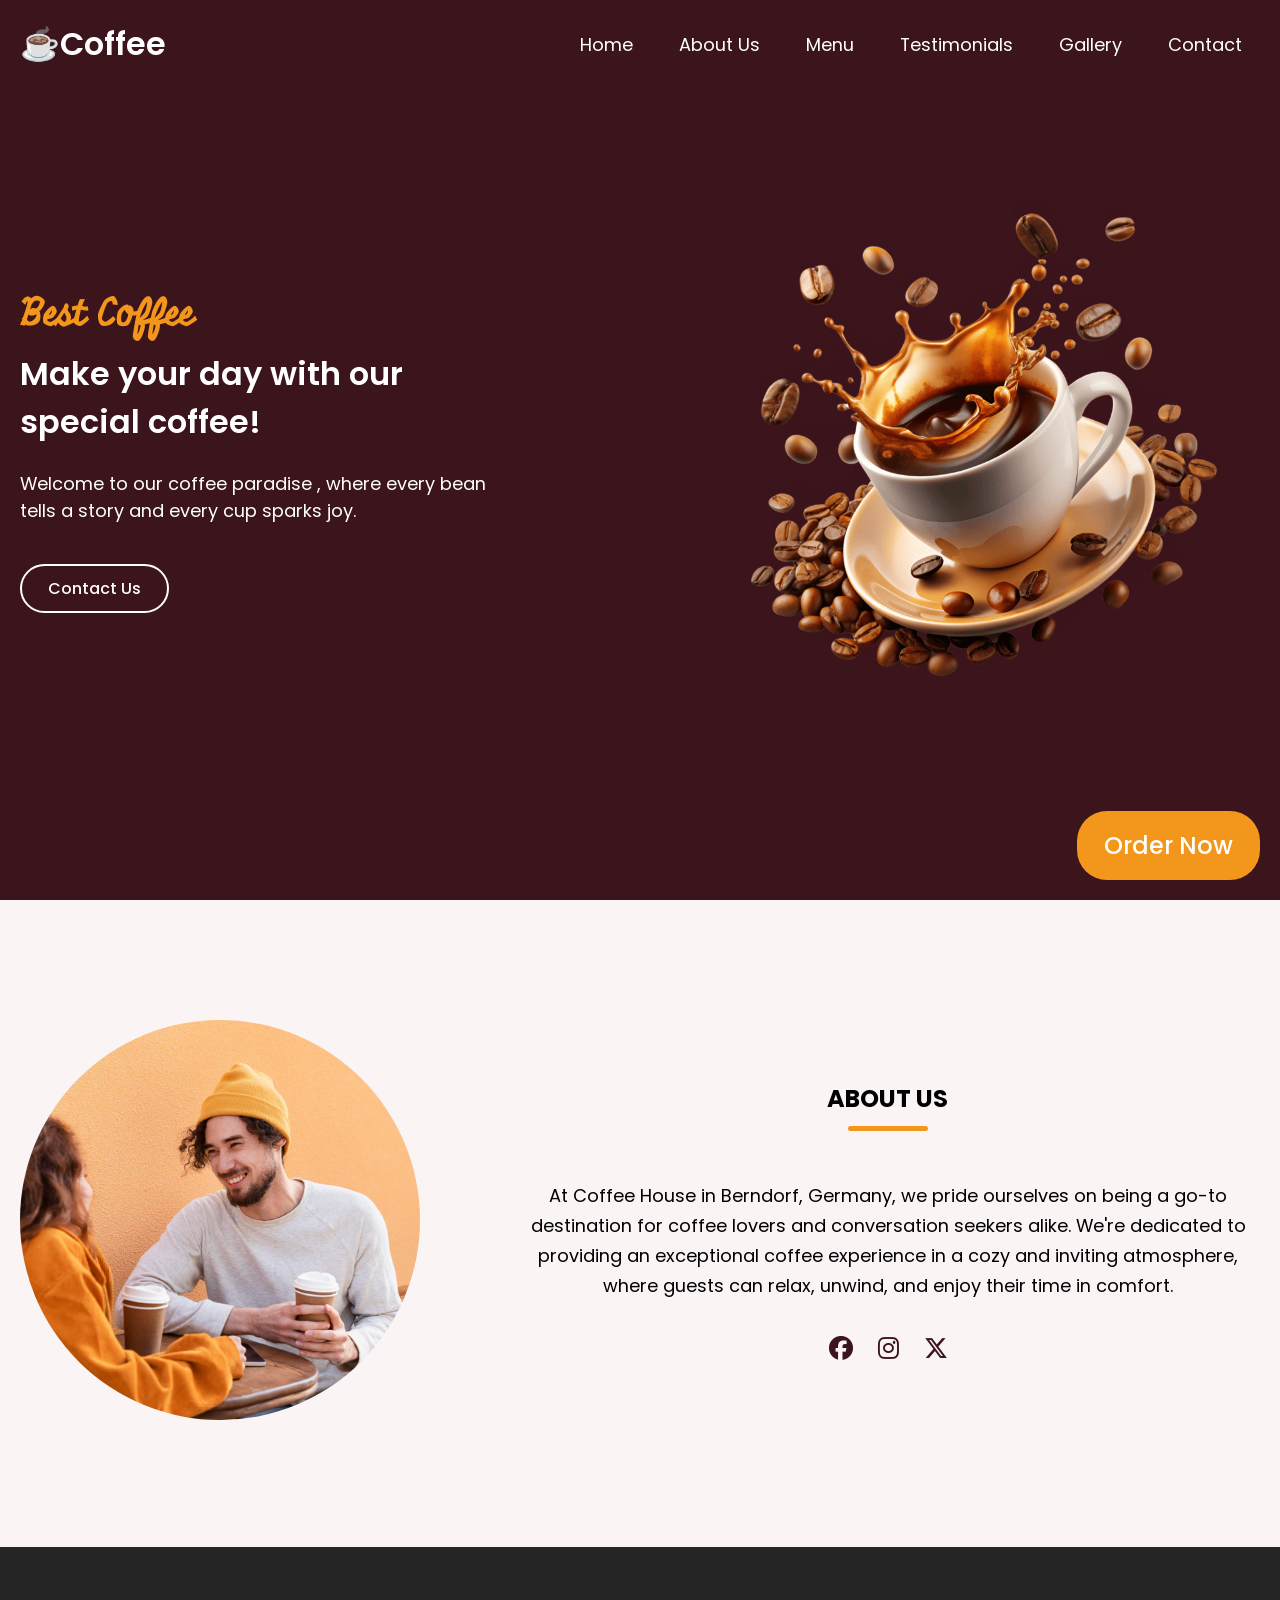
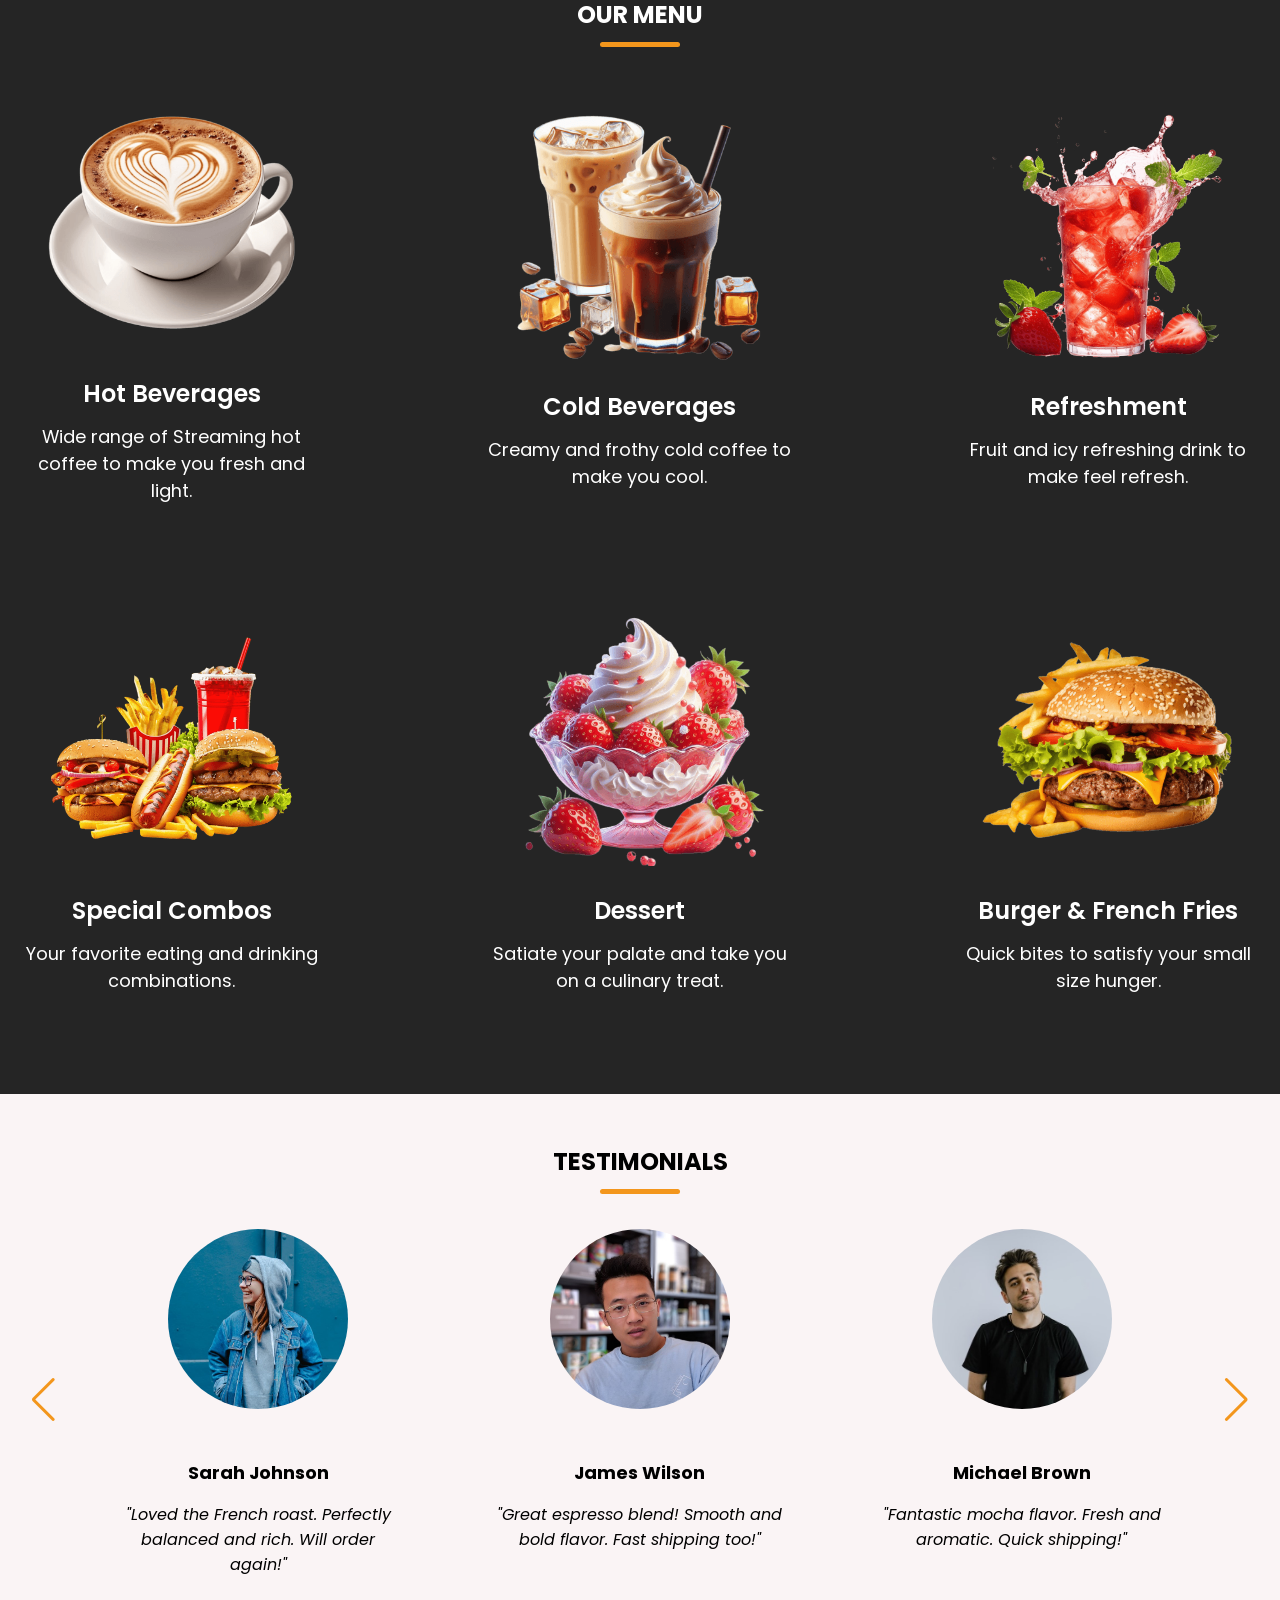
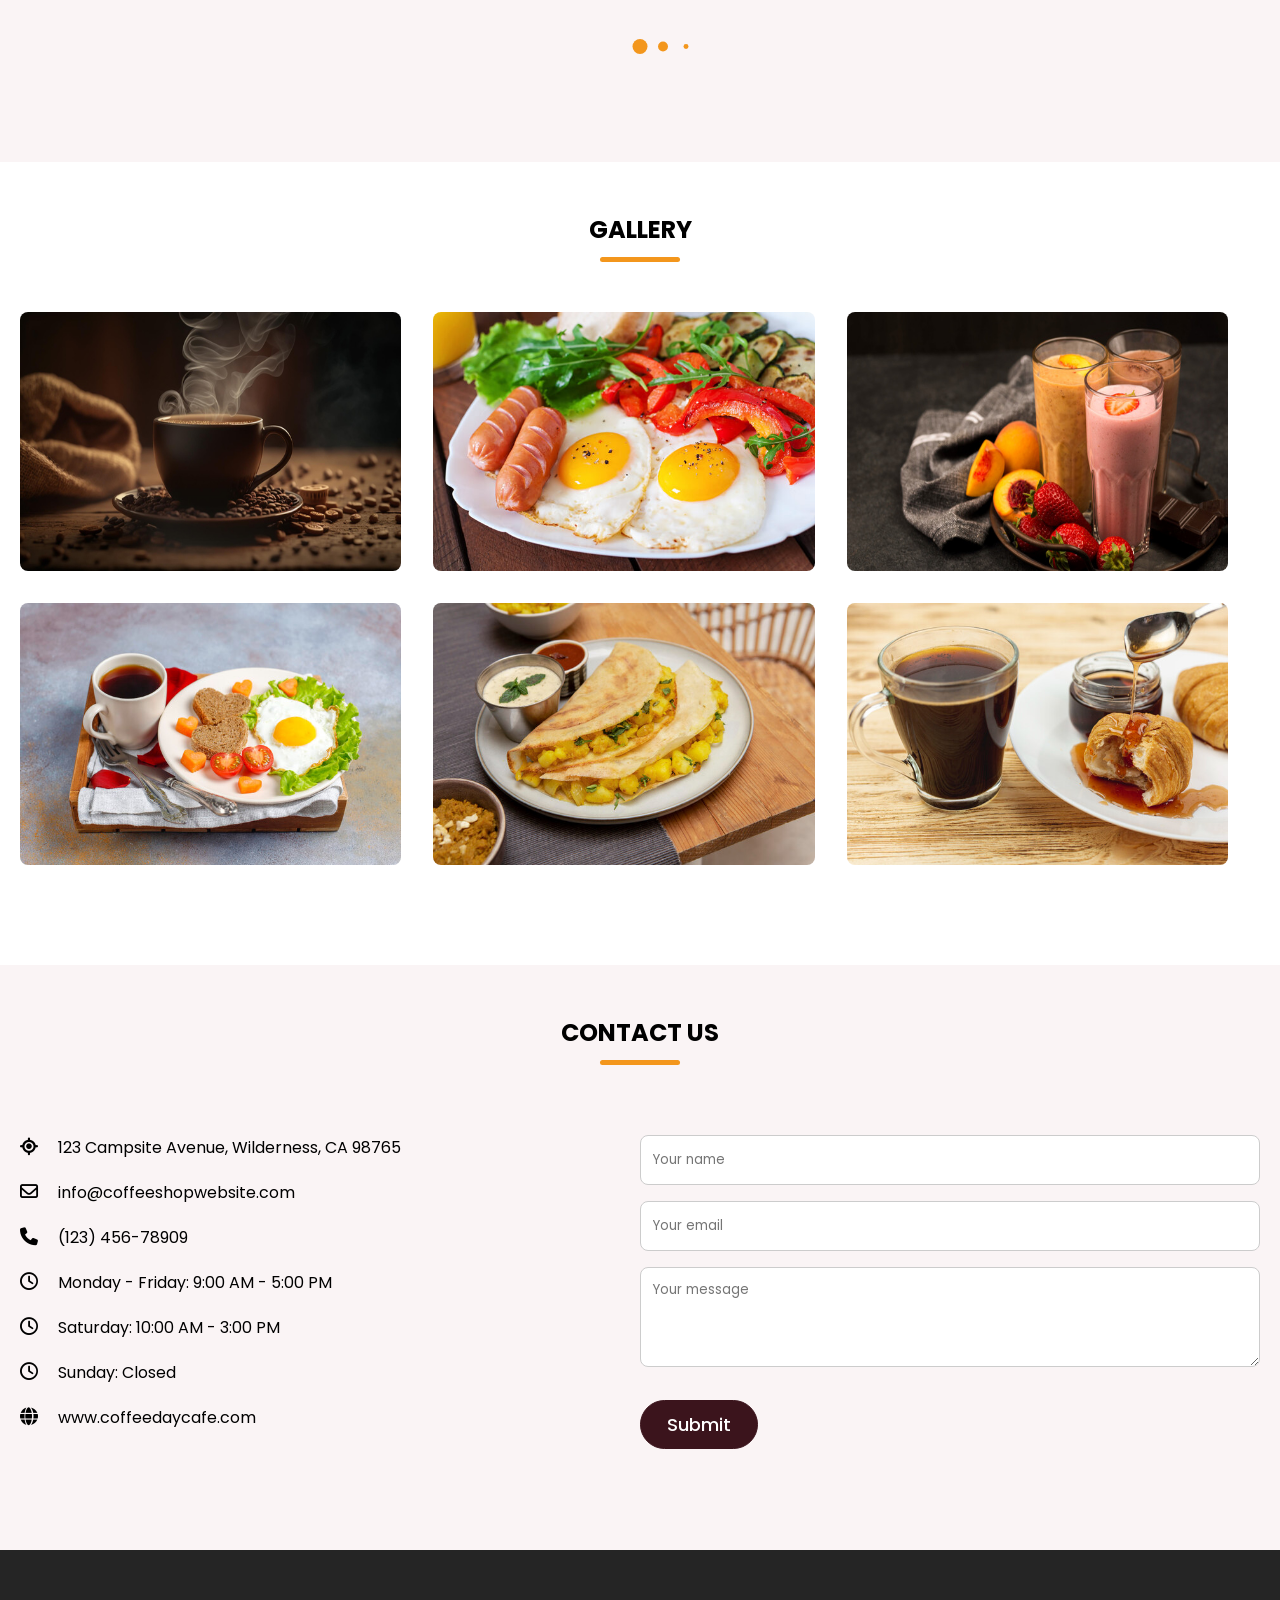
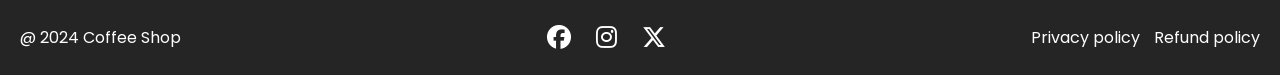
<file: dc101 landing page/index.html>
<!DOCTYPE html>
<html lang="en">
<head>
    <meta charset="UTF-8">
    <meta name="viewport" content="width=device-width, initial-scale=1.0">
    <title>Coffee Website</title>
    <link rel="stylesheet" href="https://cdnjs.cloudflare.com/ajax/libs/font-awesome/6.7.1/css/all.min.css">
    <link rel="stylesheet" href="https://cdn.jsdelivr.net/npm/swiper@11/swiper-bundle.min.css">
    <link rel="stylesheet" href="style.css">
</head>
    <!--https://htmlpreview.github.io/?https://github.com/CyrileAlcantara/DC_101-Web_Development_1/blob/a285da7aaa10a54291995bf79e3a09670a4d9c18/dc101%20landing%20page/index.html-->
<body>
    <header>
        <nav class="navbar section-content">
            <a href="#" class="nav-logo">
                <h2 class="logo-text">☕Coffee</h2>
            </a>
            <ul class="nav-menu">
                <button id="menu-close-button" class="fas fa-times"></button>

                <li class="nav-item">
                    <a href="#" class="nav-link">Home</a>
                </li>
                <li class="nav-item">
                    <a href="#about" class="nav-link">About Us</a>
                </li>
                <li class="nav-item">
                    <a href="#menu" class="nav-link">Menu</a>
                </li>
                <li class="nav-item">
                    <a href="#testimonials" class="nav-link">Testimonials</a>
                </li>
                <li class="nav-item">
                    <a href="#gallery" class="nav-link">Gallery</a>
                </li>
                <li class="nav-item">
                    <a href="#contact" class="nav-link">Contact</a>
                </li>
            </ul>

            <button id="menu-open-button" class="fas fa-bars"></button>
        </nav>
    </header>
    <main>
        <!--HERO-->
        <section class="hero-section">
            <div class="section-content">
                <div class="hero-details">
                    <h2 class="title">Best Coffee</h2>
                    <h3 class="subtitle">Make your day with our special coffee!</h3>
                    <p class="description">Welcome to our coffee paradise , where every bean tells a story and every cup sparks joy.</p>
                
                    <div class="buttons">
                        <a id="order-now-button" class="button order-now">Order Now</a>
                        <a href="#contact" class="button contact-us">Contact Us</a>
                    </div>     
                </div>
<!-- Order Form Modal -->
<div id="order-modal" class="order-modal">
    <div class="order-modal-content">
        <span id="close-modal" class="close-button">&times;</span>
        <h2>Place Your Order</h2>
        <form id="order-form">
            <label for="item-name">Item:</label>
            <input type="text" id="item-name" name="item-name" readonly>
            
            <label for="quantity">Quantity:</label>
            <input type="number" id="quantity" name="quantity" min="1" value="1">

            <label for="special-request">Special Requests:</label>
            <textarea id="special-request" name="special-request"></textarea>

            <button type="submit">Submit Order</button>
        </form>
    </div>
</div>

                
                <div class="hero-image-wrapper">
                    <img src="coffee-hero-section.png" alt="Hero" class="hero-image">
                </div>
            </div>
        </section>

        <!--ABOUT-->
        <section class="about-section" id="about">
            <div class="section-content">
                <div class="about-image-wrapper">
                    <img src="about-image.jpg" alt="About" class="about-image">
                </div>
                <div class="about-details">
                    <h2 class="section-title">About Us</h2>
                    <p class="text">At Coffee House in Berndorf, Germany, we pride ourselves on being a go-to destination for coffee lovers and conversation seekers alike. We're dedicated to providing an exceptional coffee experience in a cozy and inviting atmosphere, where guests can relax, unwind, and enjoy their time in comfort.</p>
                    <div class="social-link-list">
                        <a href="https://www.facebook.com/" class="social-link"><i class="fa-brands fa-facebook"></i></a>
                        <a href="https://www.instagram.com/" class="social-link"><i class="fa-brands fa-instagram"></i></a>
                        <a href="https://www.x.com/" class="social-link"><i class="fa-brands fa-x-twitter"></i></a>
                    </div>
                </div>
            </div>
        </section>

        <!--MENU-->
        <section class="menu-section" id="menu">
            <h2 class="section-title">Our Menu</h2>
            <div class="section-content">
                <ul class="menu-list">
                    <li class="menu-item">
                        <img src="hot-beverages.png" alt="Hot Beverages" class="menu-image">
                        <h3 class="name">Hot Beverages</h3>
                        <p class="text">Wide range of Streaming hot coffee to make you fresh and light.</p>
                    </li>
                    <li class="menu-item">
                        <img src="cold-beverages.png" alt="Cold Beverages" class="menu-image">
                        <h3 class="name">Cold Beverages</h3>
                        <p class="text">Creamy and frothy cold coffee to make you cool.</p>
                    </li>
                    <li class="menu-item">
                        <img src="refreshment.png" alt="Refreshment" class="menu-image">
                        <h3 class="name">Refreshment</h3>
                        <p class="text">Fruit and icy refreshing drink to make feel refresh.</p>
                    </li>
                    <li class="menu-item">
                        <img src="special-combo.png" alt="Special Combos" class="menu-image">
                        <h3 class="name">Special Combos</h3>
                        <p class="text">Your favorite eating and drinking combinations.</p>
                    </li>
                    <li class="menu-item">
                        <img src="desserts.png" alt="Dessert" class="menu-image">
                        <h3 class="name">Dessert</h3>
                        <p class="text">Satiate your palate and take you on a culinary treat.</p>
                    </li>
                    <li class="menu-item">
                        <img src="burger-frenchfries.png" alt="Burger & French Fries" class="menu-image">
                        <h3 class="name">Burger & French Fries</h3>
                        <p class="text">Quick bites to satisfy your small size hunger.</p>
                    </li>
                </ul>
            </div>
        </section>

        <!--TESTIMONIALS-->
        <section class="testimonials-section" id="testimonials">
            <h2 class="section-title">Testimonials</h2>
            <div class="section-content">
                <div class="slider-container swiper">
                    <div class="slider-wrapper">
                        <ul class="testimonials-list swiper-wrapper">
                            <li class="testimonial swiper-slide">
                                <img src="user-1.jpg" alt="User" class="user-image">
                                <h3 class="name">Sarah Johnson</h3>
                                <i class="feedback">"Loved the French roast. Perfectly balanced and rich. Will order again!"</i>
                            </li>
                            <li class="testimonial swiper-slide">
                                <img src="user-2.jpg" alt="User" class="user-image">
                                <h3 class="name">James Wilson</h3>
                                <i class="feedback">"Great espresso blend! Smooth and bold flavor. Fast shipping too!"</i>
                            </li>
                            <li class="testimonial swiper-slide">
                                <img src="user-3.jpg" alt="User" class="user-image">
                                <h3 class="name">Michael Brown</h3>
                                <i class="feedback">"Fantastic mocha flavor. Fresh and aromatic. Quick shipping!"</i>
                            </li>
                            <li class="testimonial swiper-slide">
                                <img src="user-4.jpg" alt="User" class="user-image">
                                <h3 class="name">Ana Harris</h3>
                                <i class="feedback">"Excellent quality! Fresh beans and quick delivery. Highly recommend."</i>
                            </li>
                            <li class="testimonial swiper-slide">
                                <img src="user-5.jpg" alt="User" class="user-image">
                                <h3 class="name">Jack Thompson</h3>
                                <i class="feedback">"Best decaf I've tried! Smooth and flavorful. Arrived promptly."</i>
                            </li>
                        </ul>

                        <div class="swiper-pagination"></div>
                        <div class="swiper-slide-button swiper-button-prev"></div>
                        <div class="swiper-slide-button swiper-button-next"></div>
                    </div>
                </div>
            </div>
        </section>

        <!--GALLERY-->
        <section class="gallery-section" id="gallery">
            <h2 class="section-title">Gallery</h2>
            <div class="section-content">
                <ul class="gallery-list">
                    <li class="gallery-item">
                        <img src="gallery-1.jpg" alt="Gallery" class="gallery-image">
                    </li>
                    <li class="gallery-item">
                        <img src="gallery-2.jpg" alt="Gallery" class="gallery-image">
                    </li>
                    <li class="gallery-item">
                        <img src="gallery-3.jpg" alt="Gallery" class="gallery-image">
                    </li>
                    <li class="gallery-item">
                        <img src="gallery-4.jpg" alt="Gallery" class="gallery-image">
                    </li>
                    <li class="gallery-item">
                        <img src="gallery-5.jpg" alt="Gallery" class="gallery-image">
                    </li>
                    <li class="gallery-item">
                        <img src="gallery-6.jpg" alt="Gallery" class="gallery-image">
                    </li>

                </ul>
            </div>
        </section>

        <!--CONTACT-->
        <section class="contact-section" id="contact">
            <h2 class="section-title">Contact Us</h2>
            <div class="section-content">
                <ul class="contact-info-list">
                    <li class="contact-info">
                        <i class="fa-solid fa-location-crosshairs"></i>
                        <p>123 Campsite Avenue, Wilderness, CA 98765</p>
                    </li>
                    <li class="contact-info">
                        <i class="fa-regular fa-envelope"></i>
                        <p>info@coffeeshopwebsite.com</p>
                    </li>
                    <li class="contact-info">
                        <i class="fa-solid fa-phone"></i>
                        <p>(123) 456-78909</p>
                    </li>
                    <li class="contact-info">
                        <i class="fa-regular fa-clock"></i>
                        <p>Monday - Friday: 9:00 AM - 5:00 PM</p>
                    </li>
                    <li class="contact-info">
                        <i class="fa-regular fa-clock"></i>
                        <p>Saturday: 10:00 AM - 3:00 PM</p>
                    </li>
                    <li class="contact-info">
                        <i class="fa-regular fa-clock"></i>
                        <p>Sunday: Closed</p>
                    </li>
                    <li class="contact-info">
                        <i class="fa-solid fa-globe"></i>
                        <p>www.coffeedaycafe.com</p>
                    </li>
                </ul>

                <form action="#" class="contact-form">
                    <input type="text" placeholder="Your name" class="form-input" required>
                    <input type="email" placeholder="Your email" class="form-input" required>
                    <textarea placeholder="Your message" class="form-input" required></textarea>
                    <button class="submit-button">Submit</button>
                </form>
            </div>
        </section>

        <!--FOOTER-->
        <footer class="footer-section">
            <div class="section-content">
                <p class="copyright-text">@ 2024 Coffee Shop</p>

                <div class="social-link-list">
                    <a href="https://www.facebook.com/" class="social-link"><i class="fa-brands fa-facebook"></i></a>
                    <a href="https://www.instagram.com/" class="social-link"><i class="fa-brands fa-instagram"></i></a>
                    <a href="https://www.x.com/" class="social-link"><i class="fa-brands fa-x-twitter"></i></a>   
                </div>

                <p class="policy-text">
                    <a href="#" class="policy-link">Privacy policy</a>
                    <span class="separator"></span>
                    <a href="#" class="policy-link">Refund policy</a>
                </p>
            </div>
        </footer>
    </main>
    <script src="https://cdn.jsdelivr.net/npm/swiper@11/swiper-bundle.min.js"></script>
    <script src="script.js"></script>
</body>
</html>
</file>
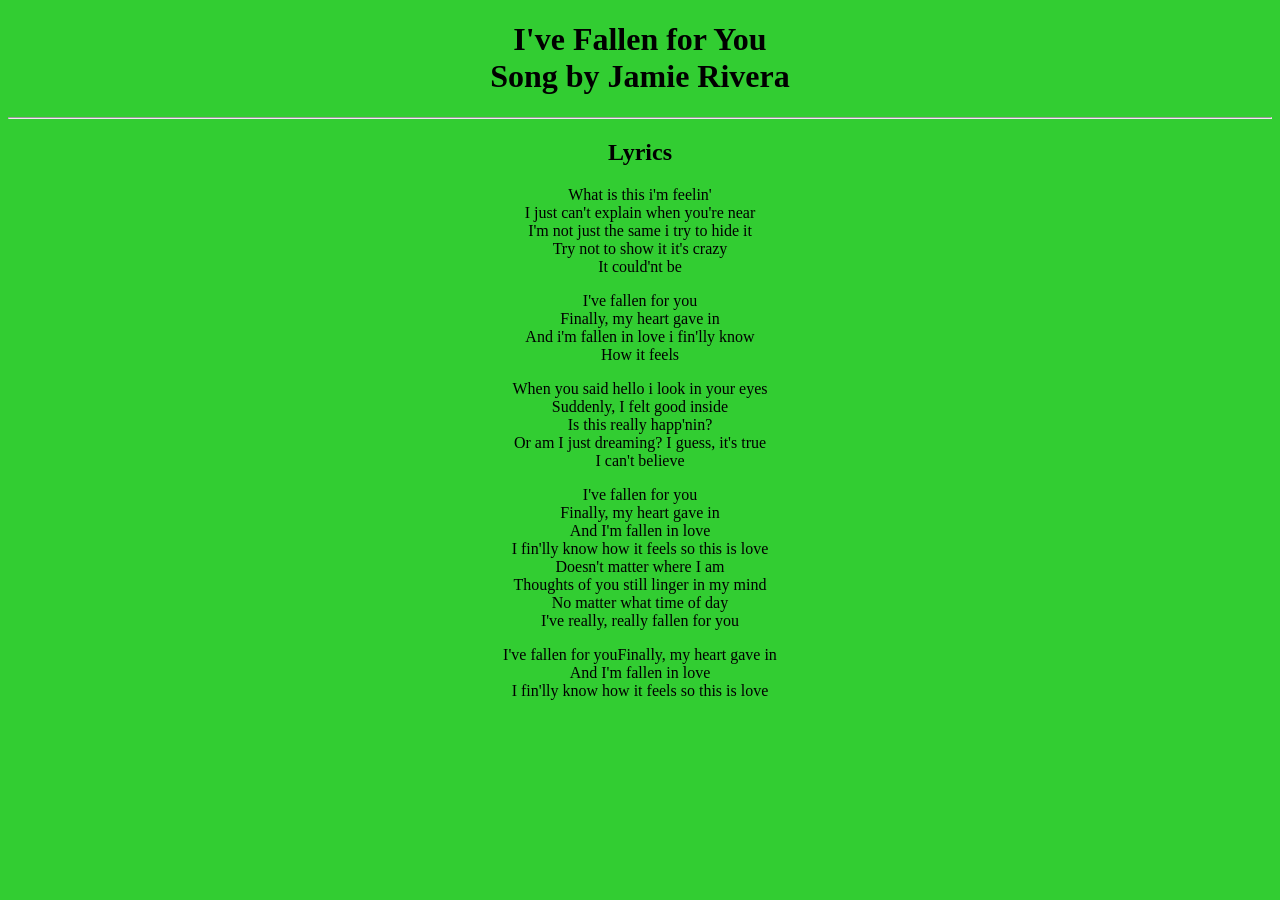
<file: Assignment_Lyrics DC101.html>
<!DOCTYPE html>
<html>
<head>
   <title>
    I've Fallen for You
   </title>
<!--https://htmlpreview.github.io/?https://github.com/CyrileAlcantara/DC_101-Web_Development_1/blob/303559e66fcd202501a29faf6454dcc2c57b607a/Assignment_Lyrics%20DC101.html-->
</head>
<body style="background-color: limegreen;">
  <h1 style="text-align: center; font-family: serif;">
        I've Fallen for You <br>
        Song by Jamie Rivera

</h1>
<hr>
<h2 style="text-align: center;">
    Lyrics 

</h2>

<p style="text-align: center;">
       What is this i'm feelin' <br>
       I just can't explain when you're near <br>
       I'm not just the same i try to hide it <br>
       Try not to show it it's crazy <br>
       It could'nt be 
</p>
       
<p style="text-align: center;">
       I've fallen for you <br>
       Finally, my heart gave in <br>
       And i'm fallen in love i fin'lly know <br>
       How it feels
</p>
       
<p style="text-align: center;">
       When you said hello i look in your eyes <br>
       Suddenly, I felt good inside <br>
       Is this really happ'nin? <br>
       Or am I just dreaming? I guess, it's true <br>
       I can't believe
</p>

<p style="text-align: center;">
       I've fallen for you <br>
       Finally, my heart gave in <br>
       And I'm fallen in love <br>
       I fin'lly know how it feels so this is love <br>
       Doesn't matter where I am <br>
       Thoughts of you still linger in my mind <br>
       No matter what time of day <br>
       I've really, really fallen for you
</p>
       
<p style="text-align: center;">
       I've fallen for youFinally, my heart gave in <br>
       And I'm fallen in love <br>
       I fin'lly know how it feels so this is love <br>
</p>



</body>   
</html>
</file>
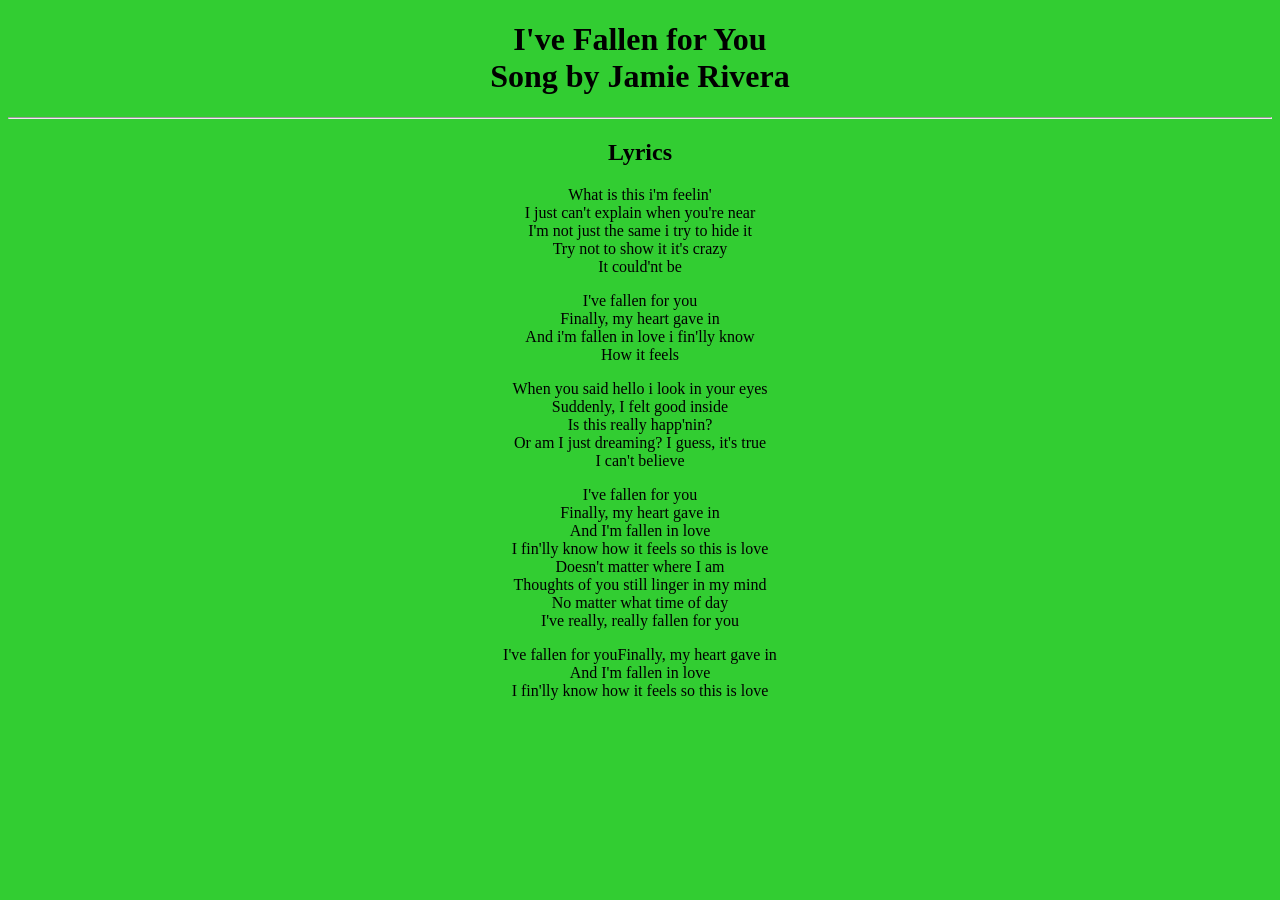
<file: Assignment_lyrics DC101.html>
<!DOCTYPE html>
<html>
<head>
   <title>
    I've Fallen for You
   </title>
   <!--https://htmlpreview.github.io/?https://github.com/CyrileAlcantara/DC_101-Web_Development_1/blob/ed08af0d619dce48d30a977d3508346d0a4da21b/Assignment_lyrics%20DC101.html-->
</head>
<body style="background-color: limegreen;">
  <h1 style="text-align: center; font-family: serif;">
        I've Fallen for You <br>
        Song by Jamie Rivera

</h1>
<hr>
<h2 style="text-align: center;">
    Lyrics 

</h2>

<p style="text-align: center;">
       What is this i'm feelin' <br>
       I just can't explain when you're near <br>
       I'm not just the same i try to hide it <br>
       Try not to show it it's crazy <br>
       It could'nt be 
</p>
       
<p style="text-align: center;">
       I've fallen for you <br>
       Finally, my heart gave in <br>
       And i'm fallen in love i fin'lly know <br>
       How it feels
</p>
       
<p style="text-align: center;">
       When you said hello i look in your eyes <br>
       Suddenly, I felt good inside <br>
       Is this really happ'nin? <br>
       Or am I just dreaming? I guess, it's true <br>
       I can't believe
</p>

<p style="text-align: center;">
       I've fallen for you <br>
       Finally, my heart gave in <br>
       And I'm fallen in love <br>
       I fin'lly know how it feels so this is love <br>
       Doesn't matter where I am <br>
       Thoughts of you still linger in my mind <br>
       No matter what time of day <br>
       I've really, really fallen for you
</p>
       
<p style="text-align: center;">
       I've fallen for youFinally, my heart gave in <br>
       And I'm fallen in love <br>
       I fin'lly know how it feels so this is love <br>
</p>



</body>   
</html>
</file>
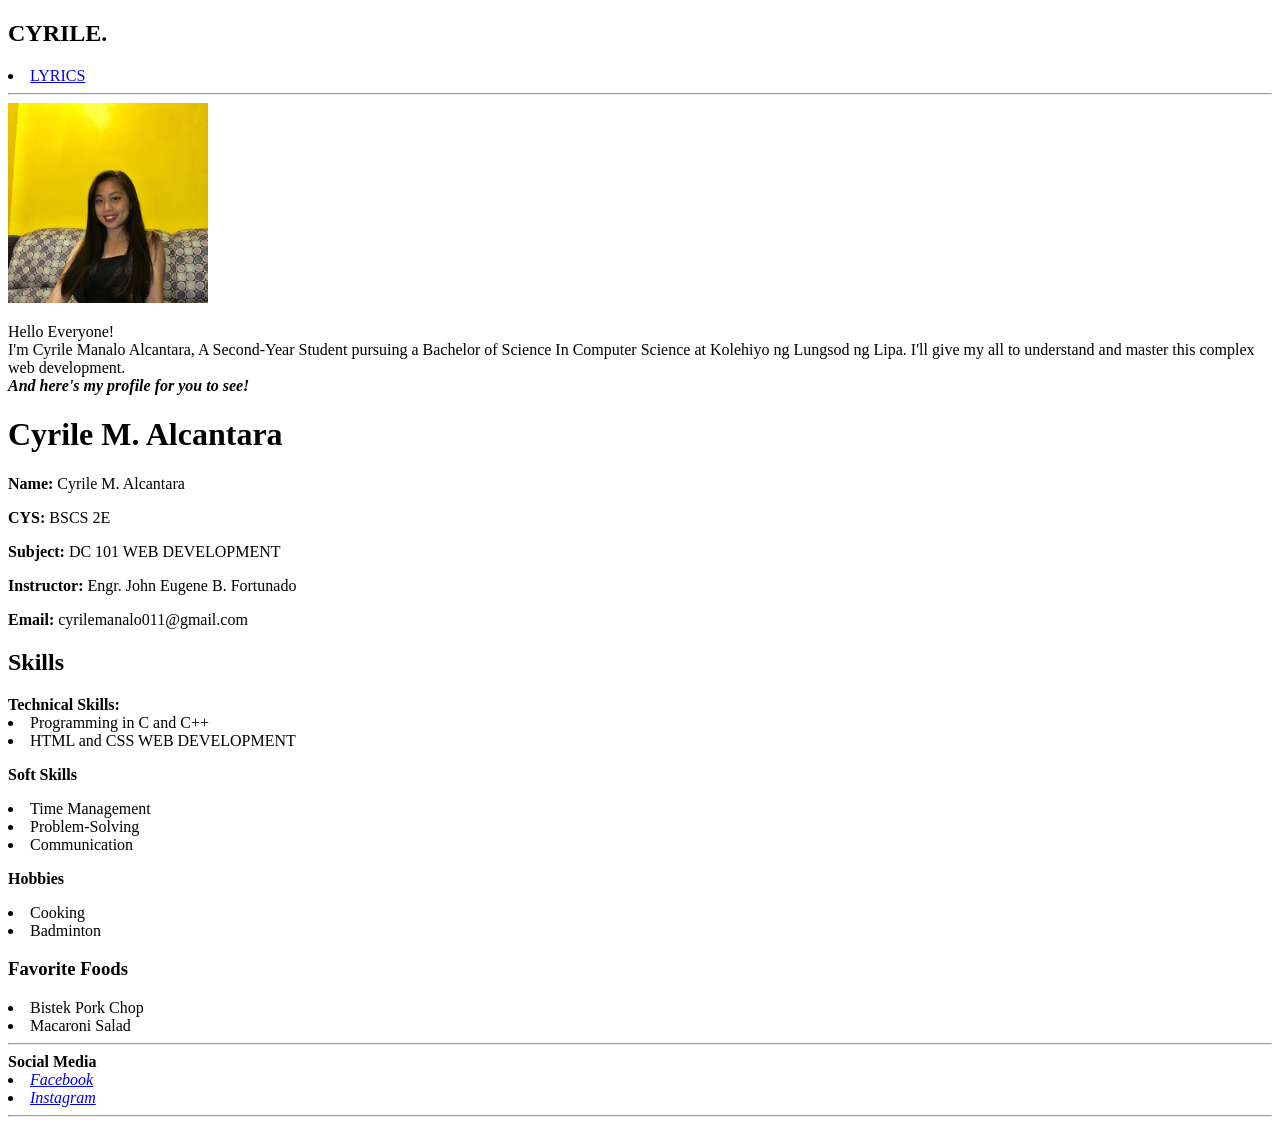
<file: AssignmentBio.Html>
<!DOCTYPE html>
<html>
<head>
    <title>Cyrile Alcantara Personal Webpage</title>
      <!-- https://preview.github.io/?https://github.com/CyrileAlcantara/DC_101-Web_Development_1/blob/1d13f823fe15ca8be6a5abe79f04dc41af9b8c28/AssignmentBio.Html-->
</head>

<body>
    <header>
        <div>
            <h2>CYRILE.</h2>
        </div>
        <div>
           <li><a href="Assignment_lyrics DC101.html" target="_blank">LYRICS</a></li>
        </div>
    </header>
<hr>
<main>
    <div>
        <img src="cyrile.jpg" alt="Cyrile" width="200" height="200">
        <p>
            Hello Everyone! <br> I'm Cyrile Manalo Alcantara, A Second-Year Student pursuing a Bachelor of Science In Computer Science at Kolehiyo ng Lungsod ng Lipa.
            I'll give my all to understand and master this complex web development. <br> <strong><i> And here's my profile for you to see!</i></strong>
        </p>
        <h1> Cyrile M. Alcantara </h1>
        <p><strong>Name:</strong> Cyrile M. Alcantara</p>
        <p><strong>CYS:</strong> BSCS 2E</p>
        <p><strong>Subject:</strong> DC 101 WEB DEVELOPMENT</p>
        <p><strong>Instructor:</strong> Engr. John Eugene B. Fortunado</p>
        <p><strong>Email:</strong> cyrilemanalo011@gmail.com</p>
        <h2>Skills</h2>
        <strong>Technical Skills:</strong>
        <li>
            Programming in C and C++
        </li>
        <li>
            HTML and CSS WEB DEVELOPMENT 
        </li>
        <p><strong>Soft Skills</strong></p>
        <li> 
            Time Management
        </li>
        <li>
            Problem-Solving
        </li>
        <li>
            Communication 
        </li>
        <p><strong>Hobbies</strong></p>
        <li>
            Cooking
        </li>
        <li>
            Badminton
        </li>
        <h3>Favorite Foods</h3>
        <li>
            Bistek Pork Chop 
        </li>
        <li>
            Macaroni Salad
       </li>
    </div>
</main>
<hr>
<strong>Social Media</strong>
<li> <a href="https://www.facebook.com/profile.php?id=100016834020429" target="_blank"><i>Facebook</i></a></li>
<li> <a href="https://www.instagram.com/cyrilealcantara_?igsh=d29weGYxNHVzemxm" target="_blank" ><i>Instagram</i></a></li>
<hr>
</body
</html>
</file>
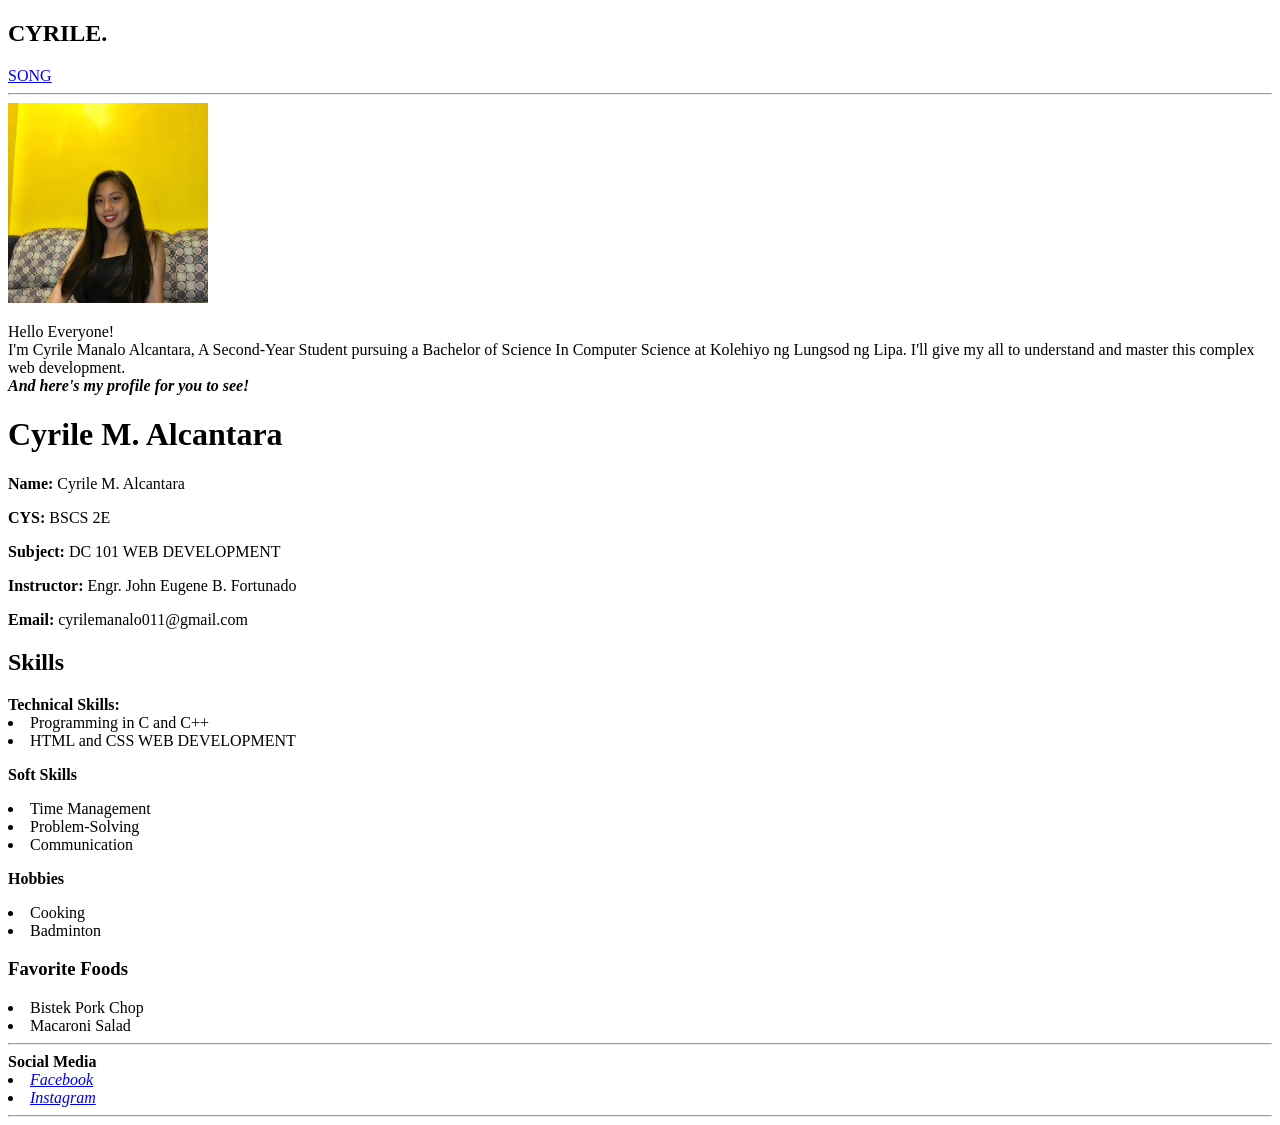
<file: AssignmentBio.html>
<!DOCTYPE html>
<html>
<head>
    <title>Cyrile Alcantara Personal Webpage</title>
    <!--https://htmlpreview.github.io/?https://github.com/CyrileAlcantara/DC_101-Web_Development_1/blob/24e605e2b9c613f4def05ebf0dc77a9f0705b360/AssignmentBio.html-->
</head>

<body>
    <header>
        <div>
            <h2>CYRILE.</h2>
        </div>
        <div>
            
           <a href="Assignment_lyrics DC101.html" target="_blank">SONG</a>
            
        </div>
    </header>
<hr>
<main>
    <div>
        <img src="cyrile.jpg" alt="Cyrile" width="200" height="200">
        <p>
            Hello Everyone! <br> I'm Cyrile Manalo Alcantara, A Second-Year Student pursuing a Bachelor of Science In Computer Science at Kolehiyo ng Lungsod ng Lipa.
            I'll give my all to understand and master this complex web development. <br> <strong><i> And here's my profile for you to see!</i></strong>
        </p>
        <h1> Cyrile M. Alcantara </h1>
        <p><strong>Name:</strong> Cyrile M. Alcantara</p>
        <p><strong>CYS:</strong> BSCS 2E</p>
        <p><strong>Subject:</strong> DC 101 WEB DEVELOPMENT</p>
        <p><strong>Instructor:</strong> Engr. John Eugene B. Fortunado</p>
        <p><strong>Email:</strong> cyrilemanalo011@gmail.com</p>
        <h2>Skills</h2>
        <strong>Technical Skills:</strong>
        <li>
            Programming in C and C++
        </li>
        <li>
            HTML and CSS WEB DEVELOPMENT 
        </li>
        <p><strong>Soft Skills</strong></p>
        <li> 
            Time Management
        </li>
        <li>
            Problem-Solving
        </li>
        <li>
            Communication 
        </li>
        <p><strong>Hobbies</strong></p>
        <li>
            Cooking
        </li>
        <li>
            Badminton
        </li>
        <h3>Favorite Foods</h3>
        <li>
            Bistek Pork Chop 
        </li>
        <li>
            Macaroni Salad
       </li>
    </div>
</main>
<hr>
<strong>Social Media</strong>
<li> <a href="https://www.facebook.com/profile.php?id=100016834020429" target="_blank"><i>Facebook</i></a></li>
<li> <a href="https://www.instagram.com/cyrilealcantara_?igsh=d29weGYxNHVzemxm" target="_blank" ><i>Instagram</i></a></li>
<hr>
</body
</html>
</file>
<file: dc101 landing page/style.css>
@import url('https://fonts.googleapis.com/css2?family=Miniver&family=Poppins:ital,wght@0,400;0,500;0,600;0,700;1,400&display=swap');

* {
    margin: 0;
    padding: 0;
    box-sizing: border-box;
    font-family: "Poppins", sans-serif;
}

:root {
    /*colors*/
    --white-color: #fff;
    --dark-color: #252525;
    --primary-color: #3b141c;
    --secondary-color: #f3961c;
    --light-pink-color: #faf4f5;
    --medium-gray-color: #ccc;

    /*font size*/
    --font-size-s: 0.9rem;
    --font-size-n: 1rem;
    --font-size-m: 1.12rem;
    --font-size-l: 1.5rem;
    --font-size-xl: 2rem;
    --font-size-xxl: 2.3rem;

    /*font weight*/
    --font-weight-normal: 400;
    --font-weight-medium: 500;
    --font-weight-semibold: 600;
    --font-weight-bold: 700;

    /*border radius*/
    --border-radius-s: 8px;
    --border-radius-m: 30px;
    --border-radius-circle: 50%;

    /*max width*/
    --site-max-width: 1300px;

}

html {
    scroll-behavior: smooth;
}

ul {
    list-style: none;
}

a {
    text-decoration: none;
}

button {
    cursor: pointer;
    border: none;
    background: none;
}

img {
    width: 100%;
}

.section-content {
    margin: 0 auto;
    padding: 0 20px;
    max-width: var(--site-max-width);
}

.section-title {
    text-align: center;
    padding: 60px 0 100px;
    text-transform: uppercase;
    max-width: var(--font-size-xl);
}

.section-title::after {
    content: "";
    width: 80px;
    height: 5px;
    display: block;
    margin: 10px auto 0;
    border-radius: var(--border-radius-s);
    background: var(--secondary-color);
}

header {
    position: fixed;
    width: 100%;
    z-index: 5;
    background: var(--primary-color);
}

header .navbar {
    display: flex;
    padding: 20px;
    align-items: center;
    justify-content: space-between;
}

.navbar .nav-logo .logo-text {
    color: var(--white-color);
    font-size: var(--font-size-xl);
    font-weight: var(--font-weight-semibold);
}

.navbar .nav-menu {
    display: flex;
    gap: 10px;
}

.navbar .nav-menu .nav-link {
    padding: 10px 18px;
    color: var(--white-color);
    font-size: var(--font-size-m);
    border-radius: var(--border-radius-m);
    transition: 0.3s ease;
}

.navbar .nav-menu .nav-link:hover {
    color: var(--primary-color);
    background: var(--secondary-color);
}

.navbar :where(#menu-close-button, #menu-open-button) {
    display: none;
}

.hero-section {
    min-height: 100vh;
    background: var(--primary-color);
}

.hero-section .section-content {
    display: flex;
    align-items: center;
    min-height: 100vh;
    color: var(--white-color);
    justify-content: space-between;
}

.hero-section .hero-details .title {
    font-size: var(--font-size-xxl);
    color: var(--secondary-color);
    font-family: "Miniver", sans-serif;
}


.hero-section .hero-details .subtitle {
    margin-top: 8px;
    max-width: 70%;
    font-size: var(--font-size-xl);
    font-weight: var(--font-weight-semibold);
}


.hero-section .hero-details .description {
    max-width: 70%;
    margin: 24px 0 40px;
    font-size: var(--font-size-m);   
}

.hero-section .hero-details .buttons {
    display: flex;
    gap: 23px;
}

.hero-section .hero-details .button {
    padding: 10px 26px;
    border: 2px solid transparent;
    color: var(--primary-color);
    border-radius: var(--border-radius-m);
    background: var(--secondary-color);
    font-weight: var(--font-weight-medium);
}


.hero-section .hero-details .button:hover,
.hero-section .hero-details .contact-us {
    color: var(--white-color);
    border-color: var(--white-color);
    background: transparent;
}

.hero-section .hero-details .contact-us:hover {
    color: var(--primary-color);
    border-color: var(--secondary-color);
    background: var(--secondary-color);
}

.hero-section .hero-image-wrapper {
    max-width: 500px;
    margin-right: 30px;
}

.about-section {
    padding: 120px 0;
    background: var(--light-pink-color);
}

.about-section .section-content {
    display: flex;
    align-items: center;
    justify-content: space-between;
}

.about-section .about-image-wrapper .about-image {
    width: 400px;
    height: 400px;
    object-fit: cover;
    border-radius: var(--border-radius-circle);
}

.about-section .about-details .section-title {
    padding: 0;
    max-width: 60%;
    text-align: center;
    margin: 0 auto;
}

.about-section .about-details {
    max-width: 60%;
}

.about-section .about-details .text {
    line-height: 30px;
    margin: 50px 0 30px;
    text-align: center;
    font-size: var(--font-size-m);
}

.about-section .social-link-list {
    display: flex;
    gap: 25px;
    justify-content: center;
}

.about-section .social-link-list .social-link {
    color: var(--primary-color);
    font-size: var(--font-size-l);
    transition: 0.2s ease;
}

.about-section .social-link-list .social-link:hover {
    color: var(--secondary-color);
}

/*Menu*/

.menu-section {
    color: var(--white-color);
    background: var(--dark-color);
    padding: 50px 0 100px;
}

.menu-section .section-title {
    padding: 0;
    max-width: 40%;
    text-align: center;
    margin: 0 auto;
}

.menu-section .menu-list {
    display: flex;
    flex-wrap: wrap;
    gap: 110px;
    align-items: center;
    justify-content: space-between;
    margin-top: 50px;

}

.menu-section .menu-list .menu-item {
    display: flex;
    align-items: center;
    text-align: center;
    flex-direction: column;
    justify-content: space-between;
    width: calc(100% / 3 - 110px);
}

.menu-section .menu-list .menu-item .menu-image {
    max-width: 83%;
    aspect-ratio: 1;
    margin-bottom: 15px;
    object-fit: contain;
}

.menu-section .menu-list .menu-item .name {
    margin: 12px 0;
    font-size: var(--font-size-l);
    font-weight: var(--font-weight-semibold);

}

.menu-section .menu-list .menu-item .text {
    font-size: var(--font-size-m);
}

/*testimonials*/

.testimonials-section {
    padding: 50px 0 100px;
    background: var(--light-pink-color);
}

.testimonials-section .section-title {
    padding: 0;
    max-width: 40%;
    text-align: center;
    margin: 0 auto;
}

.testimonials-section .slider-wrapper {
    overflow: hidden;
    margin: 0 60px 50px;
}

.testimonials-section .testimonial {
    user-select: none;
    display: flex;
    padding: 35px;
    text-align: center;
    flex-direction: column;
    align-items: center;
}

.testimonials-section .testimonial .user-image {
    width: 180px;
    height: 180px;
    object-fit: cover;
    margin-bottom: 50px;
    border-radius: var(--border-radius-circle);
}

.testimonials-section .testimonial .name {
    margin-bottom: 16px;
    font-size: var(--font-size-m);
}

.testimonials-section .testimonial .feedback {
    line-height: 25px;
}

.testimonials-section .swiper-pagination-bullet {
    width: 15px;
    height: 15px;
    opacity: 1;
    background: var(--secondary-color);
}

.testimonials-section .swiper-slide-button {
    margin-top: -50px;
    color: var(--secondary-color);
    transition: 0.3s ease;
}

.testimonials-section .swiper-slide-button:hover {
    color: var(--primary-color);
}

/*gallery*/

.gallery-section {
    padding: 50px 0 100px;
}

.gallery-section .section-title {
    padding: 0;
    max-width: 40%;
    text-align: center;
    margin: 0 auto;
}

.gallery-section .gallery-list {
    display: flex;
    flex-wrap: wrap;
    gap: 32px;
    margin-top: 50px;
}

.gallery-section .gallery-list .gallery-item {
    overflow: hidden;
    border-radius: var(--border-radius-s);
    width: calc(100% / 3 - 32px);
}

.gallery-section .gallery-item .gallery-image {
    width: 100%;
    height: 100%;
    cursor: zoom-in;
    transition: 0.3s ease;
}

.gallery-section .gallery-item:hover .gallery-image {
    transform: scale(1.3);
}

/*contact*/

.contact-section {
    padding: 50px 0 100px;
    background: var(--light-pink-color);
}

.contact-section .section-title {
    padding: 0;
    max-width: 40%;
    text-align: center;
    margin: 0 auto;
}

.contact-section .section-content {
    display: flex;
    gap: 48px;
    align-items: flex-start;
    justify-content: space-between;
    margin-top: 50px;
}

.contact-section .contact-info-list .contact-info {
    display: flex;
    gap: 20px;
    margin: 20px 0;
    align-items: center;
}

.contact-section .contact-info-list .contact-info i {
    font-size: var(--font-size-m);
}

.contact-section .contact-form .form-input {
    width: 100%;
    height: 50px;
    padding: 0 12px;
    outline: none;
    margin-bottom: 16px;
    background: var(--white-color);
    border-radius: var(--border-radius-s);
    border: 1px solid var(--medium-gray-color);
}

.contact-section .contact-form {
    max-width: 50%;
}

.contact-section .contact-form .form-input:focus {
    border-color: var(--secondary-color);
}

.contact-section .contact-form textarea.form-input {
    height: 100px;
    padding: 12px;
    resize: vertical;
}

.contact-section .contact-form .submit-button {
    padding: 10px 26px;
    margin-top: 10px;
    color: var(--white-color);
    font-size: var(--font-size-m);
    font-weight: var(--font-weight-medium);
    background: var(--primary-color);
    border-radius: var(--border-radius-m);
    border: 1px solid var(--primary-color);
    transition: 0.3s ease;
}

.contact-section .contact-form .submit-button:hover {
    color: var(--primary-color);
    background: transparent;
}

/*footer*/

.footer-section {
    padding: 20px 0;
    background: var(--dark-color);
}

.footer-section .section-title {
    padding: 0;
    max-width: 40%;
    text-align: center;
    margin: 0 auto;
}

.footer-section .section-content {
    display: flex;
    align-items: center;
    justify-content: space-between;
    margin-top: 50px;
}

.footer-section :where(.copyright-text, .social-link, .policy-link) {
    color: var(--white-color);
    transition: 0.2s ease;
}

.footer-section .social-link-list {
    display: flex;
    gap: 25px;
}

.footer-section .social-link-list .social-link {
    font-size: var(--font-size-l);
}

.footer-section .social-link-list .social-link:hover, .footer-section .policy-text .policy-link:hover {
    color: var(--secondary-color);
}

.footer-section .policy-text .separator {
    margin: 0 5px;
    color: var(--white-color);
}

/*Responsive layout 1024px*/

@media screen and (max-width: 1024px) {
    .menu-section .menu-list {
        gap: 60px;
    }

    .menu-section .menu-list .menu-item {
        width: calc(100% / 3 - 60px);
    }
}

/*Responsive layout 900px*/

@media screen and (max-width: 900px) {
    :root {
        --font-size-m: 1rem;
        --font-size-l: 1.3rem;
        --font-size-xl: 1.5rem;
        --font-size-xxl: 1.8rem;
    }

    body.show-mobile-menu header::before {
        content: "";
        position: fixed;
        left: 0;
        top: 0;
        height: 100%;
        width: 100%;
        backdrop-filter: blur(5px);
        background: rgba(0,0,0,0.2);
    }

    .navbar :where(#menu-close-button, #menu-open-button) {
        display: block;
        font-size: var(--font-size-l);
    }

    .navbar #menu-close-button {
        position: absolute;
        right: 30px;
        top: 30px;
    }

    .navbar #menu-open-button {
        color: var(--white-color);
    }

    .navbar .nav-menu {
        display: block;
        position: fixed;
        left: -300px;
        top: 0;
        width: 300px;
        height: 100%;
        display: flex;
        flex-direction: column;
        align-items: center;
        padding-top: 100px;
        background: var(--white-color);
        transition: left 0.2s ease;
    }   

    body.show-mobile-menu .navbar .nav-menu {
        left: 0;
    }

    .navbar .nav-menu .nav-link {
        color: var(--dark-color);
        display: block;
        margin-top: 17px;
        font-size: var(--font-size-l);
    }

    .hero-section .section-content {
        gap: 50px;
        text-align: center;
        padding: 30px 20px 20px;
        flex-direction: column-reverse;
        justify-content: center;
    }

    .hero-section .hero-details :is(.subtitle,.description, .about-section .about-details, .contact-section .contact-form) {
        max-width: 100%;
    }

    .hero-section .hero-details .buttons {
        justify-content: center;
    }

    .hero-section .hero-image-wrapper {
        max-width: 270px;
        margin-right: 0;
    }

    .about-section .section-content {
        gap: 70px;
        flex-direction: column-reverse;
    }

    .about-section .about-image-wrapper .about-image {
        width: 100%;
        height: 100%;
        max-width: 250px;
        aspect-ratio: 1;
    }

    .menu-section .menu-list {
        gap: 30px;
    }

    .menu-section .menu-list .menu-item {
        width: calc(100% / 2 - 30px);
    }

    .menu-section .menu-list .menu-item .menu-image {
        max-width: 200px;
    }

    .gallery-section .gallery-list {
        gap: 30px;
    }

    .gallery-section .gallery-list .gallery-item {
        width: calc(100% / 2 - 30px);
    }

    .contact-section .section-content {
        align-items: center;
        flex-direction: column-reverse;
    }
}

/*Responsive layout 640px*/

@media screen and (max-width: 640px) {
    .menu-section .menu-list {
        gap: 60px;
    }

    .menu-section .menu-list .menu-item,.gallery-section .gallery-list .gallery-item {
        display: flex;
        width: 100%;
        flex-direction: column;
        gap: 20px;
        max-width: none;
    }

    .testimonials-section .slider-wrapper {
        margin: 0 0 30px;
    }

    .testimonials-section .swiper-slide-button {
        display: none;

    }

    .footer-section .section-content {
        flex-direction: column;
        gap: 20px;
    }
}











/* Order Now Button */
#order-now-button {
    position: fixed;
    bottom: 20px;
    right: 20px;
    background-color: var(--secondary-color);
    color: var(--white-color);
    padding: 15px 25px;
    border-radius: var(--border-radius-m);
    font-size: var(--font-size-l);
    cursor: pointer;
    z-index: 10;
}

/* Modal Styling */
.order-modal {
    display: none;
    position: fixed;
    top: 0;
    left: 0;
    width: 100%;
    height: 100%;
    background-color: rgba(0, 0, 0, 0.5);
    justify-content: center;
    align-items: center;
    z-index: 9;
}

.order-modal-content {
    background: var(--white-color);
    padding: 20px;
    border-radius: var(--border-radius-m);
    width: 400px;
    text-align: center;
}

.close-button {
    position: absolute;
    top: 10px;
    right: 10px;
    font-size: 24px;
    color: var(--dark-color);
    cursor: pointer;
}

form {
    margin-top: 20px;
}

form input, form textarea {
    width: 100%;
    padding: 10px;
    margin-bottom: 15px;
    border-radius: var(--border-radius-s);
    border: 1px solid var(--medium-gray-color);
}

form button {
    background-color: var(--primary-color);
    color: var(--white-color);
    padding: 10px;
    border-radius: var(--border-radius-m);
    border: none;
    cursor: pointer;
}

form button:hover {
    background-color: var(--secondary-color);
}
</file>
